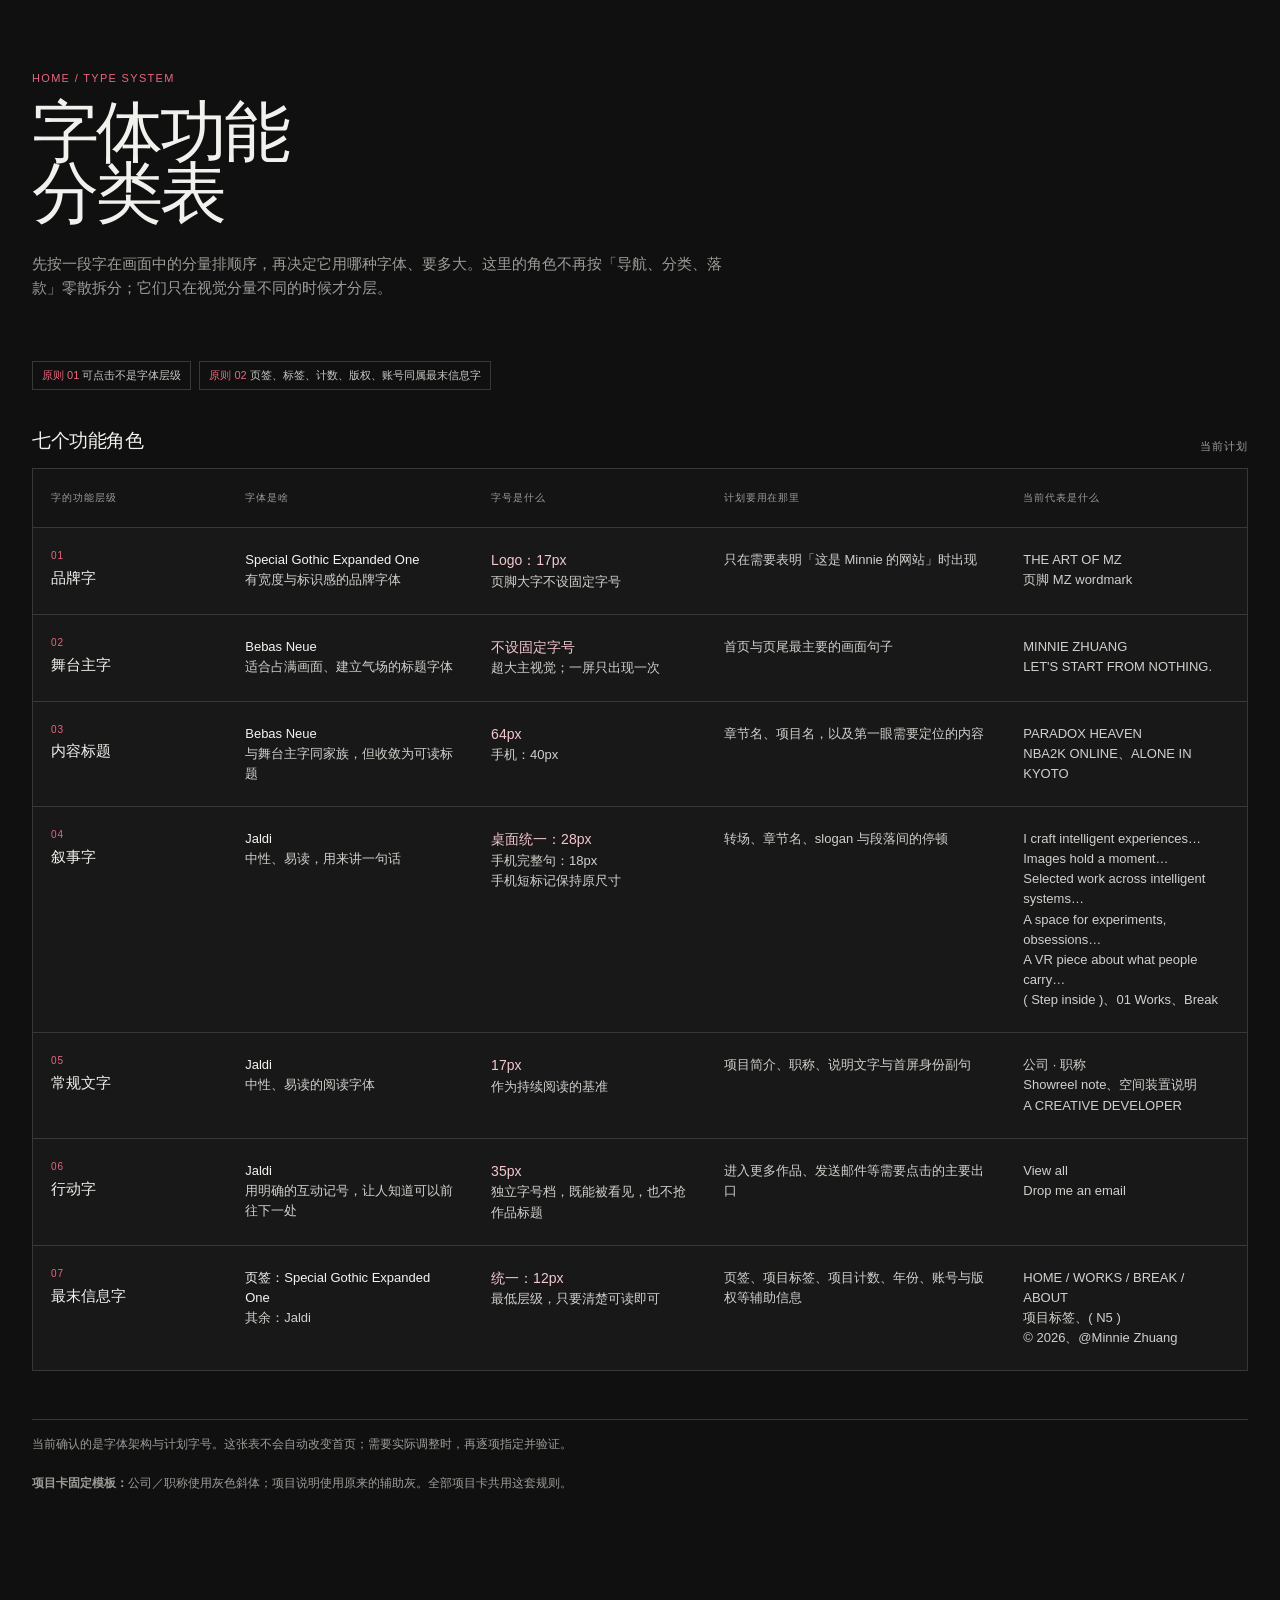
<file: site/home/_internal/typography-roles.html>
<!doctype html>
<html lang="zh-CN">
<head>
  <meta charset="utf-8">
  <meta name="viewport" content="width=device-width, initial-scale=1">
  <title>Home 字体功能分类表</title>
  <style>
    :root { color-scheme:dark; --bg:#101010; --panel:#181818; --line:#383838; --muted:#9c9c98; --text:#f1f1ed; --accent:#e6677f; }
    * { box-sizing:border-box; }
    body { margin:0; background:var(--bg); color:var(--text); font-family:Arial, "Microsoft YaHei", sans-serif; }
    main { width:min(1440px, calc(100% - 64px)); margin:auto; padding:72px 0 100px; }
    .eyebrow { margin:0 0 18px; color:var(--accent); font-size:11px; letter-spacing:.12em; text-transform:uppercase; }
    h1 { margin:0; font-size:clamp(38px, 5.2vw, 76px); font-weight:500; letter-spacing:-.045em; line-height:.92; }
    .intro { max-width:690px; margin:28px 0 62px; color:var(--muted); font-size:15px; line-height:1.55; }
    .rule { display:flex; gap:8px; flex-wrap:wrap; margin:0 0 38px; }
    .rule span { padding:6px 9px; border:1px solid var(--line); color:#c8c8c5; font-size:11px; }
    .rule b { color:var(--accent); font-weight:500; }
    .section-head { display:flex; justify-content:space-between; align-items:end; padding-bottom:14px; border-bottom:1px solid var(--line); }
    h2 { margin:0; font-size:19px; font-weight:500; letter-spacing:-.02em; }
    .section-head span { color:var(--muted); font-size:11px; letter-spacing:.08em; text-transform:uppercase; }
    .table-wrap { overflow-x:auto; border:1px solid var(--line); border-top:0; background:var(--panel); }
    table { width:100%; min-width:1100px; border-collapse:collapse; text-align:left; }
    th, td { padding:22px 18px; vertical-align:top; border-bottom:1px solid var(--line); }
    thead th { background:#141414; color:var(--muted); font-size:10px; font-weight:500; letter-spacing:.09em; text-transform:uppercase; }
    tbody tr:last-child th, tbody tr:last-child td { border-bottom:0; }
    tbody tr:hover { background:#1d1b1b; }
    tbody th { width:16%; font-size:15px; font-weight:500; line-height:1.18; }
    td { color:#d0d0cc; font-size:13px; line-height:1.55; }
    .id { display:block; margin-bottom:7px; color:var(--accent); font-size:10px; letter-spacing:.09em; }
    .font { color:#f4f4f0; font-weight:500; }
    .size { color:#f4c7cf; font-size:14px; }
    .note { margin-top:48px; padding-top:15px; border-top:1px solid var(--line); color:var(--muted); font-size:12px; line-height:1.6; }
    @media (max-width:700px) { main { width:calc(100% - 32px); padding-top:44px; } .intro { margin-bottom:38px; } th, td { padding:16px 14px; } }
  </style>
</head>
<body>
  <main>
    <p class="eyebrow">Home / Type system</p>
    <h1>字体功能<br>分类表</h1>
    <p class="intro">先按一段字在画面中的分量排顺序，再决定它用哪种字体、要多大。这里的角色不再按「导航、分类、落款」零散拆分；它们只在视觉分量不同的时候才分层。</p>

    <div class="rule">
      <span><b>原则 01</b> 可点击不是字体层级</span>
      <span><b>原则 02</b> 页签、标签、计数、版权、账号同属最末信息字</span>
    </div>

    <section>
      <div class="section-head"><h2>七个功能角色</h2><span>当前计划</span></div>
      <div class="table-wrap">
        <table>
          <thead>
            <tr>
              <th>字的功能层级</th>
              <th>字体是啥</th>
              <th>字号是什么</th>
              <th>计划要用在那里</th>
              <th>当前代表是什么</th>
            </tr>
          </thead>
          <tbody>
            <tr>
              <th><span class="id">01</span>品牌字</th>
              <td><span class="font">Special Gothic Expanded One</span><br>有宽度与标识感的品牌字体</td>
              <td><span class="size">Logo：17px</span><br>页脚大字不设固定字号</td>
              <td>只在需要表明「这是 Minnie 的网站」时出现</td>
              <td>THE ART OF MZ<br>页脚 MZ wordmark</td>
            </tr>
            <tr>
              <th><span class="id">02</span>舞台主字</th>
              <td><span class="font">Bebas Neue</span><br>适合占满画面、建立气场的标题字体</td>
              <td><span class="size">不设固定字号</span><br>超大主视觉；一屏只出现一次</td>
              <td>首页与页尾最主要的画面句子</td>
              <td>MINNIE ZHUANG<br>LET'S START FROM NOTHING.</td>
            </tr>
            <tr>
              <th><span class="id">03</span>内容标题</th>
              <td><span class="font">Bebas Neue</span><br>与舞台主字同家族，但收敛为可读标题</td>
              <td><span class="size">64px</span><br>手机：40px</td>
              <td>章节名、项目名，以及第一眼需要定位的内容</td>
              <td>PARADOX HEAVEN<br>NBA2K ONLINE、ALONE IN KYOTO</td>
            </tr>
            <tr>
              <th><span class="id">04</span>叙事字</th>
              <td><span class="font">Jaldi</span><br>中性、易读，用来讲一句话</td>
              <td><span class="size">桌面统一：28px</span><br>手机完整句：18px<br>手机短标记保持原尺寸</td>
              <td>转场、章节名、slogan 与段落间的停顿</td>
              <td>I craft intelligent experiences…<br>Images hold a moment…<br>Selected work across intelligent systems…<br>A space for experiments, obsessions…<br>A VR piece about what people carry…<br>( Step inside )、01 Works、Break</td>
            </tr>
            <tr>
              <th><span class="id">05</span>常规文字</th>
              <td><span class="font">Jaldi</span><br>中性、易读的阅读字体</td>
              <td><span class="size">17px</span><br>作为持续阅读的基准</td>
              <td>项目简介、职称、说明文字与首屏身份副句</td>
              <td>公司 · 职称<br>Showreel note、空间装置说明<br>A CREATIVE DEVELOPER</td>
            </tr>
            <tr>
              <th><span class="id">06</span>行动字</th>
              <td><span class="font">Jaldi</span><br>用明确的互动记号，让人知道可以前往下一处</td>
              <td><span class="size">35px</span><br>独立字号档，既能被看见，也不抢作品标题</td>
              <td>进入更多作品、发送邮件等需要点击的主要出口</td>
              <td>View all<br>Drop me an email</td>
            </tr>
            <tr>
              <th><span class="id">07</span>最末信息字</th>
              <td><span class="font">页签：Special Gothic Expanded One</span><br>其余：Jaldi</td>
              <td><span class="size">统一：12px</span><br>最低层级，只要清楚可读即可</td>
              <td>页签、项目标签、项目计数、年份、账号与版权等辅助信息</td>
              <td>HOME / WORKS / BREAK / ABOUT<br>项目标签、( N5 )<br>© 2026、@Minnie Zhuang</td>
            </tr>
          </tbody>
        </table>
      </div>
    </section>

    <p class="note">当前确认的是字体架构与计划字号。这张表不会自动改变首页；需要实际调整时，再逐项指定并验证。<br><br><strong>项目卡固定模板：</strong>公司／职称使用灰色斜体；项目说明使用原来的辅助灰。全部项目卡共用这套规则。</p>
  </main>
</body>
</html>
</file>
